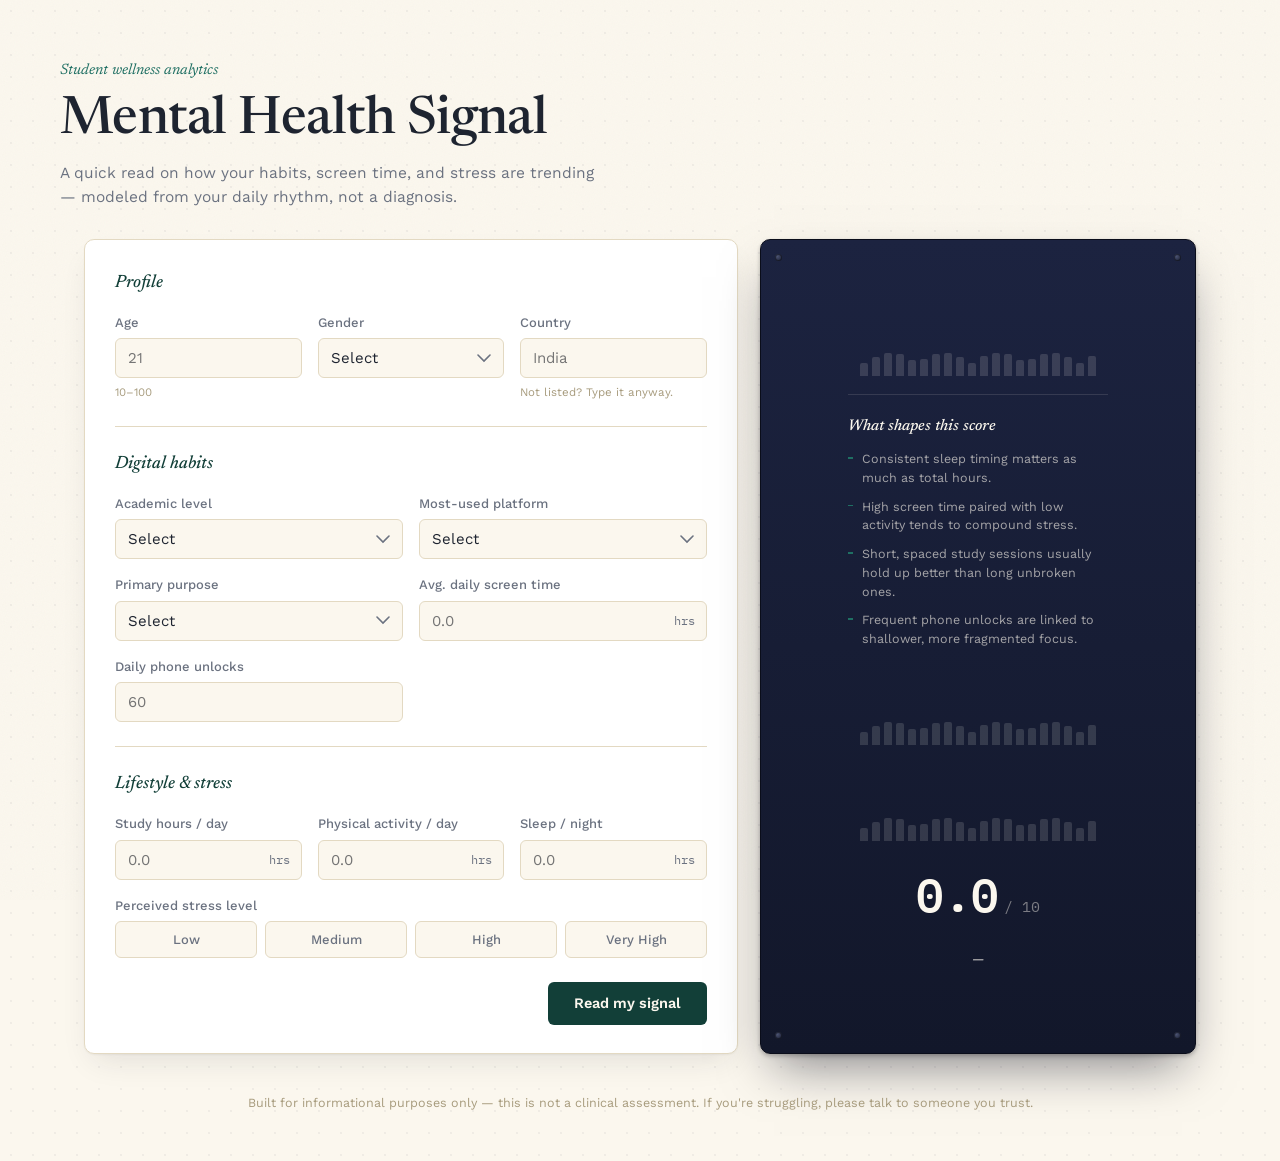
<file: static/index.html>
<!DOCTYPE html>
<html lang="en">
<head>
<meta charset="UTF-8" />
<meta name="viewport" content="width=device-width, initial-scale=1.0" />
<title>Mental Health Signal — Student Wellness Analytics</title>
<link rel="preconnect" href="https://fonts.googleapis.com">
<link rel="preconnect" href="https://fonts.gstatic.com" crossorigin>
<link href="https://fonts.googleapis.com/css2?family=Newsreader:ital,opsz,wght@0,6..72,400;0,6..72,500;1,6..72,400;1,6..72,500&family=Work+Sans:wght@400;500;600&family=IBM+Plex+Mono:wght@400;500;600&display=swap" rel="stylesheet">
<link rel="stylesheet" href="/static/style.css">
</head>
<body>

<div class="grain" aria-hidden="true"></div>

<header class="masthead">
  <div class="masthead-inner">
    <p class="kicker">Student wellness analytics</p>
    <h1 class="title">Mental Health Signal</h1>
    <p class="subtitle">A quick read on how your habits, screen time, and stress are trending — modeled from your daily rhythm, not a diagnosis.</p>
  </div>
</header>

<main class="layout">

  <!-- FORM PANEL -->
  <section class="panel intake" aria-labelledby="form-heading">
    <form id="predict-form" novalidate>

      <section class="group">
        <h2 class="group-label">Profile</h2>
        <div class="grid grid-3">
          <div class="field">
            <label for="age">Age</label>
            <input type="number" id="age" name="age" min="10" max="100" step="1" required placeholder="21" />
            <span class="hint">10–100</span>
            <span class="error-msg" data-for="age"></span>
          </div>
          <div class="field">
            <label for="gender">Gender</label>
            <select id="gender" name="gender" required>
              <option value="" disabled selected hidden>Select</option>
              <option value="Male">Male</option>
              <option value="Female">Female</option>
            </select>
            <span class="error-msg" data-for="gender"></span>
          </div>
          <div class="field">
            <label for="country">Country</label>
            <input type="text" id="country" name="country" list="country-list" required placeholder="India" autocomplete="off" />
            <datalist id="country-list">
              <option value="India"></option>
              <option value="USA"></option>
              <option value="Canada"></option>
              <option value="Australia"></option>
              <option value="UK"></option>
              <option value="Germany"></option>
              <option value="Mexico"></option>
              <option value="Turkey"></option>
              <option value="France"></option>
            </datalist>
            <span class="hint">Not listed? Type it anyway.</span>
            <span class="error-msg" data-for="country"></span>
          </div>
        </div>
      </section>

      <section class="group">
        <h2 class="group-label">Digital habits</h2>
        <div class="grid grid-2">
          <div class="field">
            <label for="academic_level">Academic level</label>
            <select id="academic_level" name="academic_level" required>
              <option value="" disabled selected hidden>Select</option>
              <option value="High School">High School</option>
              <option value="Undergraduate">Undergraduate</option>
              <option value="Graduate">Graduate</option>
            </select>
            <span class="error-msg" data-for="academic_level"></span>
          </div>
          <div class="field">
            <label for="most_used_platform">Most-used platform</label>
            <select id="most_used_platform" name="most_used_platform" required>
              <option value="" disabled selected hidden>Select</option>
              <option value="Facebook">Facebook</option>
              <option value="Instagram">Instagram</option>
              <option value="Snapchat">Snapchat</option>
              <option value="Twitter">Twitter</option>
              <option value="YouTube">YouTube</option>
              <option value="TikTok">TikTok</option>
              <option value="LinkedIn">LinkedIn</option>
              <option value="LINE">LINE</option>
              <option value="KakaoTalk">KakaoTalk</option>
              <option value="VKontakte">VKontakte</option>
              <option value="WhatsApp">WhatsApp</option>
              <option value="WeChat">WeChat</option>
            </select>
            <span class="error-msg" data-for="most_used_platform"></span>
          </div>
          <div class="field">
            <label for="purpose_of_use">Primary purpose</label>
            <select id="purpose_of_use" name="purpose_of_use" required>
              <option value="" disabled selected hidden>Select</option>
              <option value="Networking">Networking</option>
              <option value="Education">Education</option>
              <option value="Entertainment">Entertainment</option>
              <option value="News">News</option>
            </select>
            <span class="error-msg" data-for="purpose_of_use"></span>
          </div>
          <div class="field">
            <label for="avg_daily_usage_hours">Avg. daily screen time</label>
            <div class="unit-input">
              <input type="number" id="avg_daily_usage_hours" name="avg_daily_usage_hours" min="0" max="24" step="0.1" required placeholder="0.0" />
              <span class="unit">hrs</span>
            </div>
            <span class="error-msg" data-for="avg_daily_usage_hours"></span>
          </div>
          <div class="field">
            <label for="daily_unlocks">Daily phone unlocks</label>
            <input type="number" id="daily_unlocks" name="daily_unlocks" min="0" step="1" required placeholder="60" />
            <span class="error-msg" data-for="daily_unlocks"></span>
          </div>
        </div>
      </section>

      <section class="group">
        <h2 class="group-label">Lifestyle &amp; stress</h2>
        <div class="grid grid-3">
          <div class="field">
            <label for="study_hours">Study hours / day</label>
            <div class="unit-input">
              <input type="number" id="study_hours" name="study_hours" min="0" max="24" step="0.1" required placeholder="0.0" />
              <span class="unit">hrs</span>
            </div>
            <span class="error-msg" data-for="study_hours"></span>
          </div>
          <div class="field">
            <label for="physical_activity_hours">Physical activity / day</label>
            <div class="unit-input">
              <input type="number" id="physical_activity_hours" name="physical_activity_hours" min="0" max="24" step="0.1" required placeholder="0.0" />
              <span class="unit">hrs</span>
            </div>
            <span class="error-msg" data-for="physical_activity_hours"></span>
          </div>
          <div class="field">
            <label for="sleep_hours_per_night">Sleep / night</label>
            <div class="unit-input">
              <input type="number" id="sleep_hours_per_night" name="sleep_hours_per_night" min="0" max="24" step="0.1" required placeholder="0.0" />
              <span class="unit">hrs</span>
            </div>
            <span class="error-msg" data-for="sleep_hours_per_night"></span>
          </div>
          <div class="field field-span">
            <label for="stress_level">Perceived stress level</label>
            <div class="segmented" id="stress_level_group" data-name="stress_level">
              <button type="button" class="seg-btn" data-value="Low">Low</button>
              <button type="button" class="seg-btn" data-value="Medium">Medium</button>
              <button type="button" class="seg-btn" data-value="High">High</button>
              <button type="button" class="seg-btn" data-value="Very High">Very High</button>
            </div>
            <input type="hidden" id="stress_level" name="stress_level" required />
            <span class="error-msg" data-for="stress_level"></span>
          </div>
        </div>
      </section>

      <div class="form-footer">
        <button type="submit" class="submit-btn" id="submit-btn">
          <span class="btn-label">Read my signal</span>
          <span class="btn-spinner" aria-hidden="true"></span>
        </button>
      </div>
    </form>
  </section>

  <!-- RESULT PANEL — instrument housing -->
  <aside class="panel receiver" aria-live="polite">
    <div class="screws" aria-hidden="true">
      <span></span><span></span><span></span><span></span>
    </div>

    <div class="receiver-inner" id="result-inner">

      <div class="state state-idle" id="state-idle">
        <div class="meter" id="meter-idle"></div>
        <div class="info-block">
          <h3 class="info-title">What shapes this score</h3>
          <ul class="info-list">
            <li>Consistent sleep timing matters as much as total hours.</li>
            <li>High screen time paired with low activity tends to compound stress.</li>
            <li>Short, spaced study sessions usually hold up better than long unbroken ones.</li>
            <li>Frequent phone unlocks are linked to shallower, more fragmented focus.</li>
          </ul>
        </div>
      </div>

      <div class="state state-loading" id="state-loading" hidden>
        <div class="meter" id="meter-loading"></div>
      </div>

      <div class="state state-result" id="state-result" hidden>
        <div class="meter" id="meter-result"></div>
        <div class="score-readout">
          <span class="score-number" id="score-number">0.0</span>
          <span class="score-max">/ 10</span>
        </div>
        <p class="dial-caption" id="score-band">—</p>
        <p class="dial-copy" id="score-context"></p>
      </div>

      <div class="state state-error" id="state-error" hidden>
        <div class="meter meter-flat" id="meter-error"></div>
        <p class="dial-copy" id="error-copy"></p>
      </div>

    </div>
  </aside>

</main>

<footer class="site-footer">
  <p>Built for informational purposes only — this is not a clinical assessment. If you're struggling, please talk to someone you trust.</p>
</footer>

<script src="/static/script.js"></script>
</body>
</html>
</file>
<file: static/style.css>
/* =========================================================
   TOKENS
   ========================================================= */
:root {
  --ink:         #1E2430;
  --ink-soft:    #6B7280;
  --paper:       #FBF7EE;
  --paper-deep:  #F0E9D8;
  --surface:     #FFFFFF;
  --line:        #E3D9C2;

  --teal:        #1F6F63;
  --teal-deep:   #123F38;
  --gold:        #B8901F;
  --coral:       #B84B3C;

  --housing:      #12172A;
  --housing-lift: #1C2340;
  --dial-line:    rgba(251,247,238,0.14);

  --font-display: 'Newsreader', Georgia, serif;
  --font-body:    'Work Sans', -apple-system, sans-serif;
  --font-mono:    'IBM Plex Mono', 'SFMono-Regular', monospace;

  --radius-card: 10px;
  --radius-input: 6px;

  --shadow-card: 0 1px 2px rgba(30,36,48,0.05), 0 14px 30px -10px rgba(30,36,48,0.12);
  --shadow-housing: 0 2px 4px rgba(0,0,0,0.25), 0 24px 48px -14px rgba(10,12,30,0.5);
}

* { box-sizing: border-box; }
html { -webkit-font-smoothing: antialiased; }

body {
  margin: 0;
  background: var(--paper);
  background-image: radial-gradient(circle, rgba(30,36,48,0.05) 1px, transparent 1px);
  background-size: 22px 22px;
  color: var(--ink);
  font-family: var(--font-body);
  line-height: 1.5;
  position: relative;
}

.grain {
  position: fixed;
  inset: 0;
  pointer-events: none;
  z-index: 0;
  opacity: 0.03;
  background-image: url("data:image/svg+xml,%3Csvg xmlns='http://www.w3.org/2000/svg' width='90' height='90'%3E%3Cfilter id='n'%3E%3CfeTurbulence type='fractalNoise' baseFrequency='0.9' numOctaves='2' stitchTiles='stitch'/%3E%3C/filter%3E%3Crect width='100%25' height='100%25' filter='url(%23n)'/%3E%3C/svg%3E");
}

/* =========================================================
   MASTHEAD
   ========================================================= */
.masthead { padding: 60px 24px 30px; position: relative; z-index: 1; }
.masthead-inner { max-width: 1160px; margin: 0 auto; }

.kicker {
  font-family: var(--font-display);
  font-style: italic;
  font-size: 15px;
  color: var(--teal);
  margin: 0 0 10px;
}

.title {
  font-family: var(--font-display);
  font-weight: 500;
  font-size: clamp(2.2rem, 4.6vw, 3.3rem);
  line-height: 1.06;
  margin: 0 0 14px;
  letter-spacing: -0.01em;
  color: var(--ink);
}

.subtitle { max-width: 540px; font-size: 15.5px; color: var(--ink-soft); margin: 0; }

/* =========================================================
   LAYOUT — right column tracks the left column's own height
   ========================================================= */
.layout {
  max-width: 1160px;
  margin: 0 auto;
  padding: 0 24px 40px;
  display: grid;
  grid-template-columns: 1.5fr 1fr;
  gap: 22px;
  align-items: start;
  position: relative;
  z-index: 1;
}

.panel { border-radius: var(--radius-card); }

/* ----- intake (form) panel — sized purely by its own content ----- */
.intake {
  background: var(--surface);
  border: 1px solid var(--line);
  box-shadow: var(--shadow-card);
  padding: 6px 30px 28px;
}

.group { padding: 24px 0; border-bottom: 1px solid var(--line); }
.group:last-of-type { border-bottom: none; padding-bottom: 6px; }

.group-label {
  font-family: var(--font-display);
  font-style: italic;
  font-weight: 500;
  font-size: 18px;
  color: var(--teal-deep);
  margin: 0 0 16px;
}

.grid { display: grid; gap: 16px; }
.grid-2 { grid-template-columns: repeat(2, 1fr); }
.grid-3 { grid-template-columns: repeat(3, 1fr); }

.field { display: flex; flex-direction: column; gap: 6px; position: relative; }
.field-span { grid-column: 1 / -1; }

label { font-size: 13px; font-weight: 500; color: var(--ink-soft); }

input[type="text"],
input[type="number"],
select {
  font-family: var(--font-body);
  font-size: 15px;
  color: var(--ink);
  background: var(--paper);
  border: 1.5px solid var(--line);
  border-radius: var(--radius-input);
  padding: 10px 12px;
  width: 100%;
  transition: border-color 0.15s ease, background 0.15s ease, box-shadow 0.15s ease;
  appearance: none;
}

select {
  background-image: url("data:image/svg+xml,%3Csvg xmlns='http://www.w3.org/2000/svg' width='14' height='9'%3E%3Cpath d='M1 1l6 6 6-6' stroke='%236B7280' stroke-width='1.6' fill='none' stroke-linecap='round'/%3E%3C/svg%3E");
  background-repeat: no-repeat;
  background-position: right 12px center;
  padding-right: 34px;
  cursor: pointer;
}

input:hover, select:hover { border-color: #CBBE97; }

input:focus, select:focus {
  outline: none;
  border-color: var(--teal);
  background: var(--surface);
  box-shadow: 0 0 0 3px rgba(31,111,99,0.14);
}

.field.field-error input,
.field.field-error select {
  border-color: var(--coral);
  background: #FBEDEA;
}

.unit-input { position: relative; }
.unit-input input { padding-right: 44px; }
.unit-input .unit {
  position: absolute; right: 12px; top: 50%; transform: translateY(-50%);
  font-family: var(--font-mono); font-size: 12px; color: var(--ink-soft);
  pointer-events: none;
}

.hint { font-size: 11.5px; color: #A79B7D; }

.error-msg { font-size: 12px; color: var(--coral); display: none; }
.field.field-error .error-msg { display: block; }

/* segmented control */
.segmented { display: grid; grid-template-columns: repeat(4, 1fr); gap: 8px; }

.seg-btn {
  font-family: var(--font-body);
  font-size: 13px;
  font-weight: 500;
  color: var(--ink-soft);
  background: var(--paper);
  border: 1.5px solid var(--line);
  border-radius: var(--radius-input);
  padding: 10px 8px;
  cursor: pointer;
  transition: all 0.15s ease;
}
.seg-btn:hover { border-color: #CBBE97; color: var(--ink); }
.seg-btn.active { background: var(--teal); border-color: var(--teal); color: #fff; }
.seg-btn[data-value="High"].active { background: var(--gold); border-color: var(--gold); color: var(--ink); }
.seg-btn[data-value="Very High"].active { background: var(--coral); border-color: var(--coral); color: #fff; }

/* footer / submit */
.form-footer { display: flex; justify-content: flex-end; padding-top: 18px; }

.submit-btn {
  position: relative;
  font-family: var(--font-body);
  font-weight: 600;
  font-size: 14.5px;
  color: var(--paper);
  background: var(--teal-deep);
  border: none;
  border-radius: var(--radius-input);
  padding: 13px 26px;
  cursor: pointer;
  display: inline-flex;
  align-items: center;
  gap: 10px;
  transition: background 0.15s ease, transform 0.1s ease;
}
.submit-btn:hover { background: #0D2C27; }
.submit-btn:active { transform: scale(0.98); }
.submit-btn:disabled { opacity: 0.75; cursor: progress; }

.btn-spinner {
  display: none; width: 14px; height: 14px; border-radius: 50%;
  border: 2px solid rgba(251,247,238,0.35); border-top-color: var(--paper);
  animation: spin 0.7s linear infinite;
}
.submit-btn.loading .btn-label { opacity: 0.85; }
.submit-btn.loading .btn-spinner { display: inline-block; }
@keyframes spin { to { transform: rotate(360deg); } }

/* =========================================================
   RECEIVER PANEL (instrument housing)
   Height is set inline by script.js to match .intake exactly —
   see syncReceiverHeight(). No CSS min-height/stretch here.
   ========================================================= */
.receiver {
  background: linear-gradient(180deg, var(--housing-lift) 0%, var(--housing) 100%);
  border: 1px solid #0A0D1A;
  box-shadow: var(--shadow-housing);
  display: flex;
  color: var(--paper);
  position: relative;
  overflow: hidden;
}

.screws span {
  position: absolute;
  width: 7px; height: 7px;
  border-radius: 50%;
  background: radial-gradient(circle at 35% 35%, #4B5372, #12172A);
  box-shadow: inset 0 0 0 1px rgba(0,0,0,0.4);
}
.screws span:nth-child(1) { top: 14px; left: 14px; }
.screws span:nth-child(2) { top: 14px; right: 14px; }
.screws span:nth-child(3) { bottom: 14px; left: 14px; }
.screws span:nth-child(4) { bottom: 14px; right: 14px; }

.receiver-inner {
  width: 100%;
  height: 100%;
  padding: 40px 30px;
  display: flex;
  flex-direction: column;
  align-items: center;
  text-align: center;
}

.state {
  width: 100%;
  height: 100%;
  display: flex;
  flex-direction: column;
  align-items: center;
  justify-content: center;
  gap: 18px;
}

.state-idle { justify-content: space-between; }

/* ----- meter (equalizer-style bars) ----- */
.meter {
  display: flex;
  align-items: flex-end;
  justify-content: center;
  gap: 4px;
  width: 100%;
  max-width: 260px;
  height: 96px;
}

.meter .bar {
  flex: 1 1 auto;
  max-width: 8px;
  border-radius: 2px 2px 0 0;
  background: var(--dial-line);
  height: 10%;
  transition: height 0.5s cubic-bezier(0.22, 1, 0.36, 1), background 0.4s ease;
}

.meter-flat .bar { height: 4px !important; background: var(--coral) !important; opacity: 0.5; }

@keyframes flicker {
  0%, 100% { height: var(--h1); }
  50% { height: var(--h2); }
}
.meter.tuning .bar { animation: flicker 0.9s ease-in-out infinite; animation-delay: var(--d); }

/* general info shown while idle */
.info-block {
  width: 100%;
  max-width: 260px;
  text-align: left;
  border-top: 1px solid rgba(251,247,238,0.12);
  padding-top: 20px;
}

.info-title {
  font-family: var(--font-display);
  font-style: italic;
  font-weight: 500;
  font-size: 15.5px;
  color: var(--paper);
  margin: 0 0 12px;
}

.info-list { margin: 0; padding: 0; list-style: none; display: flex; flex-direction: column; gap: 10px; }

.info-list li {
  position: relative;
  padding-left: 14px;
  font-size: 12.5px;
  line-height: 1.5;
  color: rgba(251,247,238,0.62);
}

.info-list li::before {
  content: "";
  position: absolute;
  left: 0;
  top: 7px;
  width: 5px;
  height: 1.5px;
  background: var(--teal);
}

.dial-caption {
  font-family: var(--font-display);
  font-style: italic;
  font-size: 19px;
  margin: 0;
  color: var(--paper);
}
.dial-copy {
  font-size: 13px;
  color: rgba(251,247,238,0.6);
  max-width: 240px;
  margin: 0;
}

/* result */
.score-readout { display: flex; align-items: baseline; gap: 5px; }
.score-number {
  font-family: var(--font-mono);
  font-weight: 600;
  font-size: 46px;
  color: var(--paper);
  letter-spacing: -0.01em;
}
.score-max { font-family: var(--font-mono); font-size: 15px; color: rgba(251,247,238,0.45); }

/* =========================================================
   FOOTER
   ========================================================= */
.site-footer { max-width: 1160px; margin: 0 auto; padding: 0 24px 48px; position: relative; z-index: 1; }
.site-footer p { font-size: 12.5px; color: #A79B7D; text-align: center; margin: 0; }

/* =========================================================
   RESPONSIVE
   ========================================================= */
@media (max-width: 920px) {
  .layout { grid-template-columns: 1fr; }
  .receiver { min-height: 340px; }
  .grid-3 { grid-template-columns: repeat(2, 1fr); }
}

@media (max-width: 560px) {
  .masthead { padding: 40px 16px 22px; }
  .layout { padding: 0 16px 32px; gap: 14px; }
  .intake { padding: 4px 18px 22px; }
  .grid-2, .grid-3 { grid-template-columns: 1fr; }
  .segmented { grid-template-columns: repeat(2, 1fr); }
  .form-footer { justify-content: stretch; }
  .submit-btn { width: 100%; justify-content: center; }
}

@media (prefers-reduced-motion: reduce) {
  * { animation-duration: 0.001ms !important; transition-duration: 0.001ms !important; }
}
</file>
